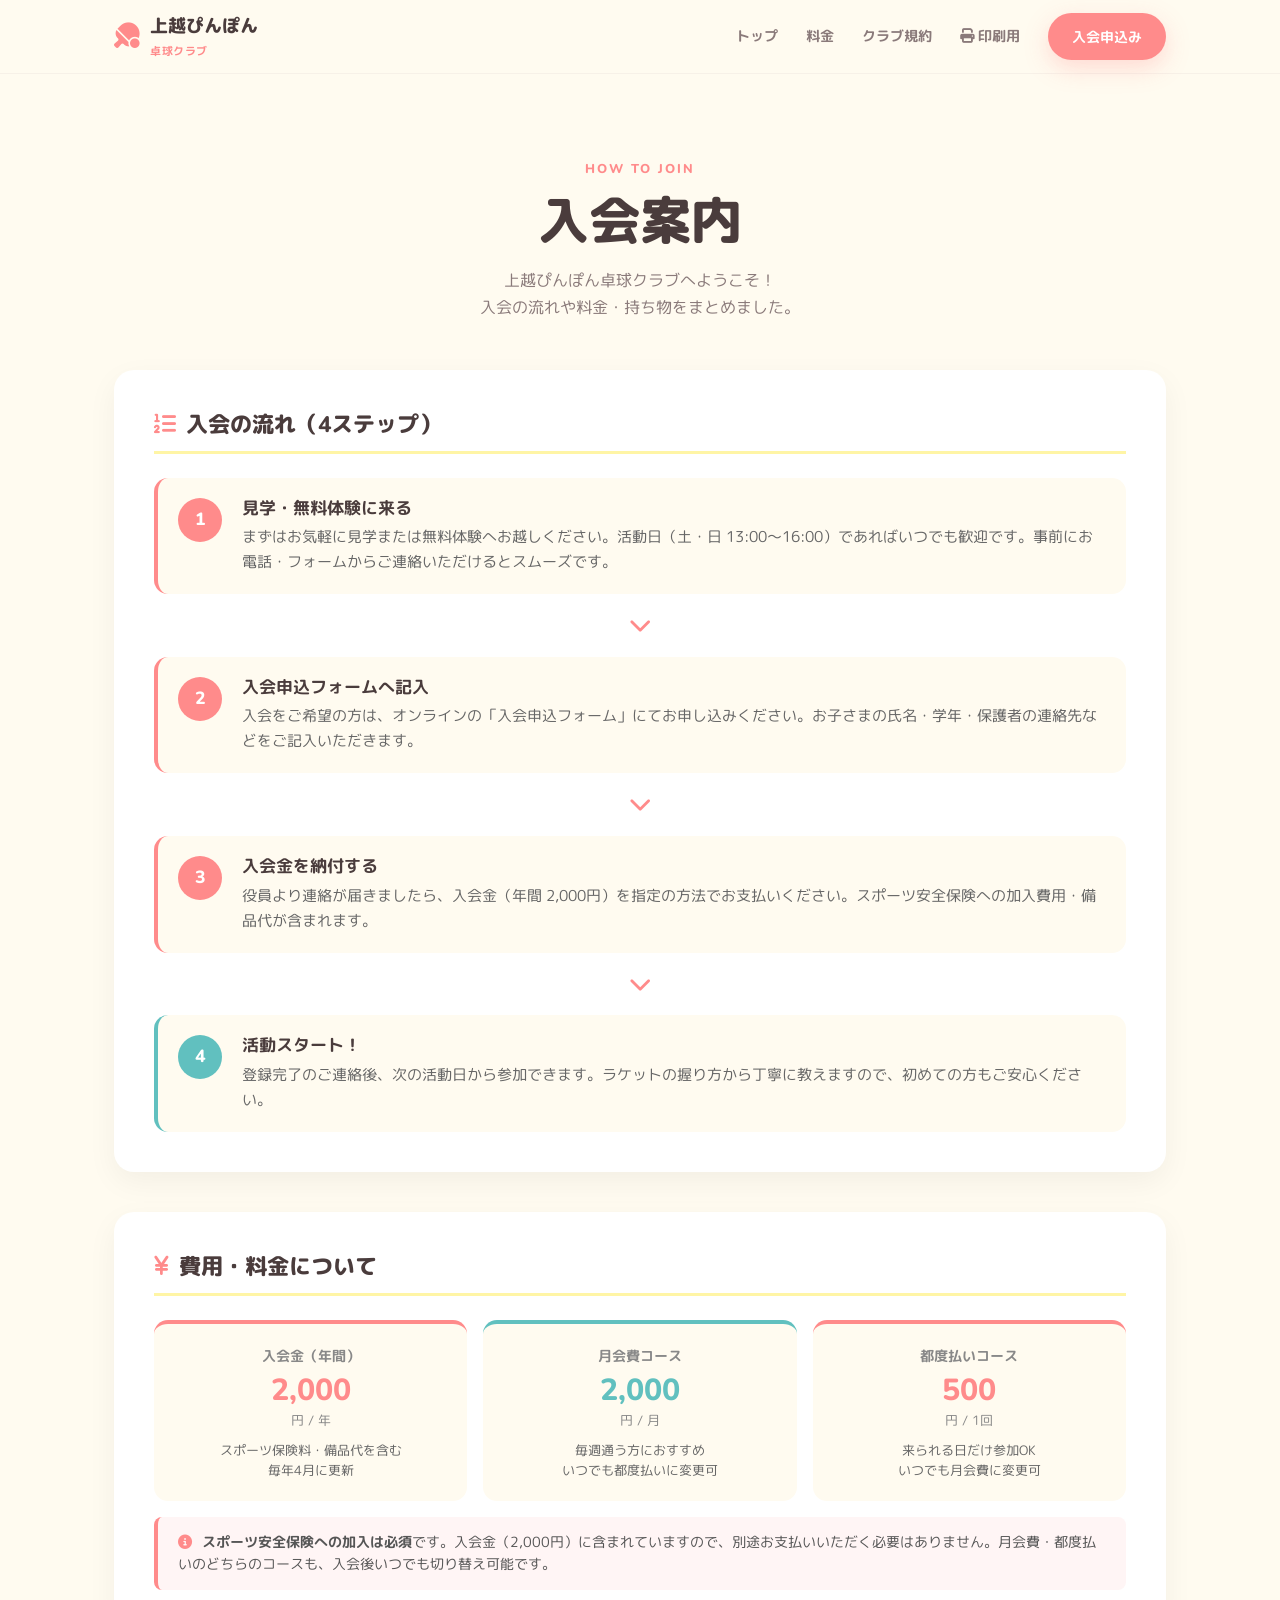
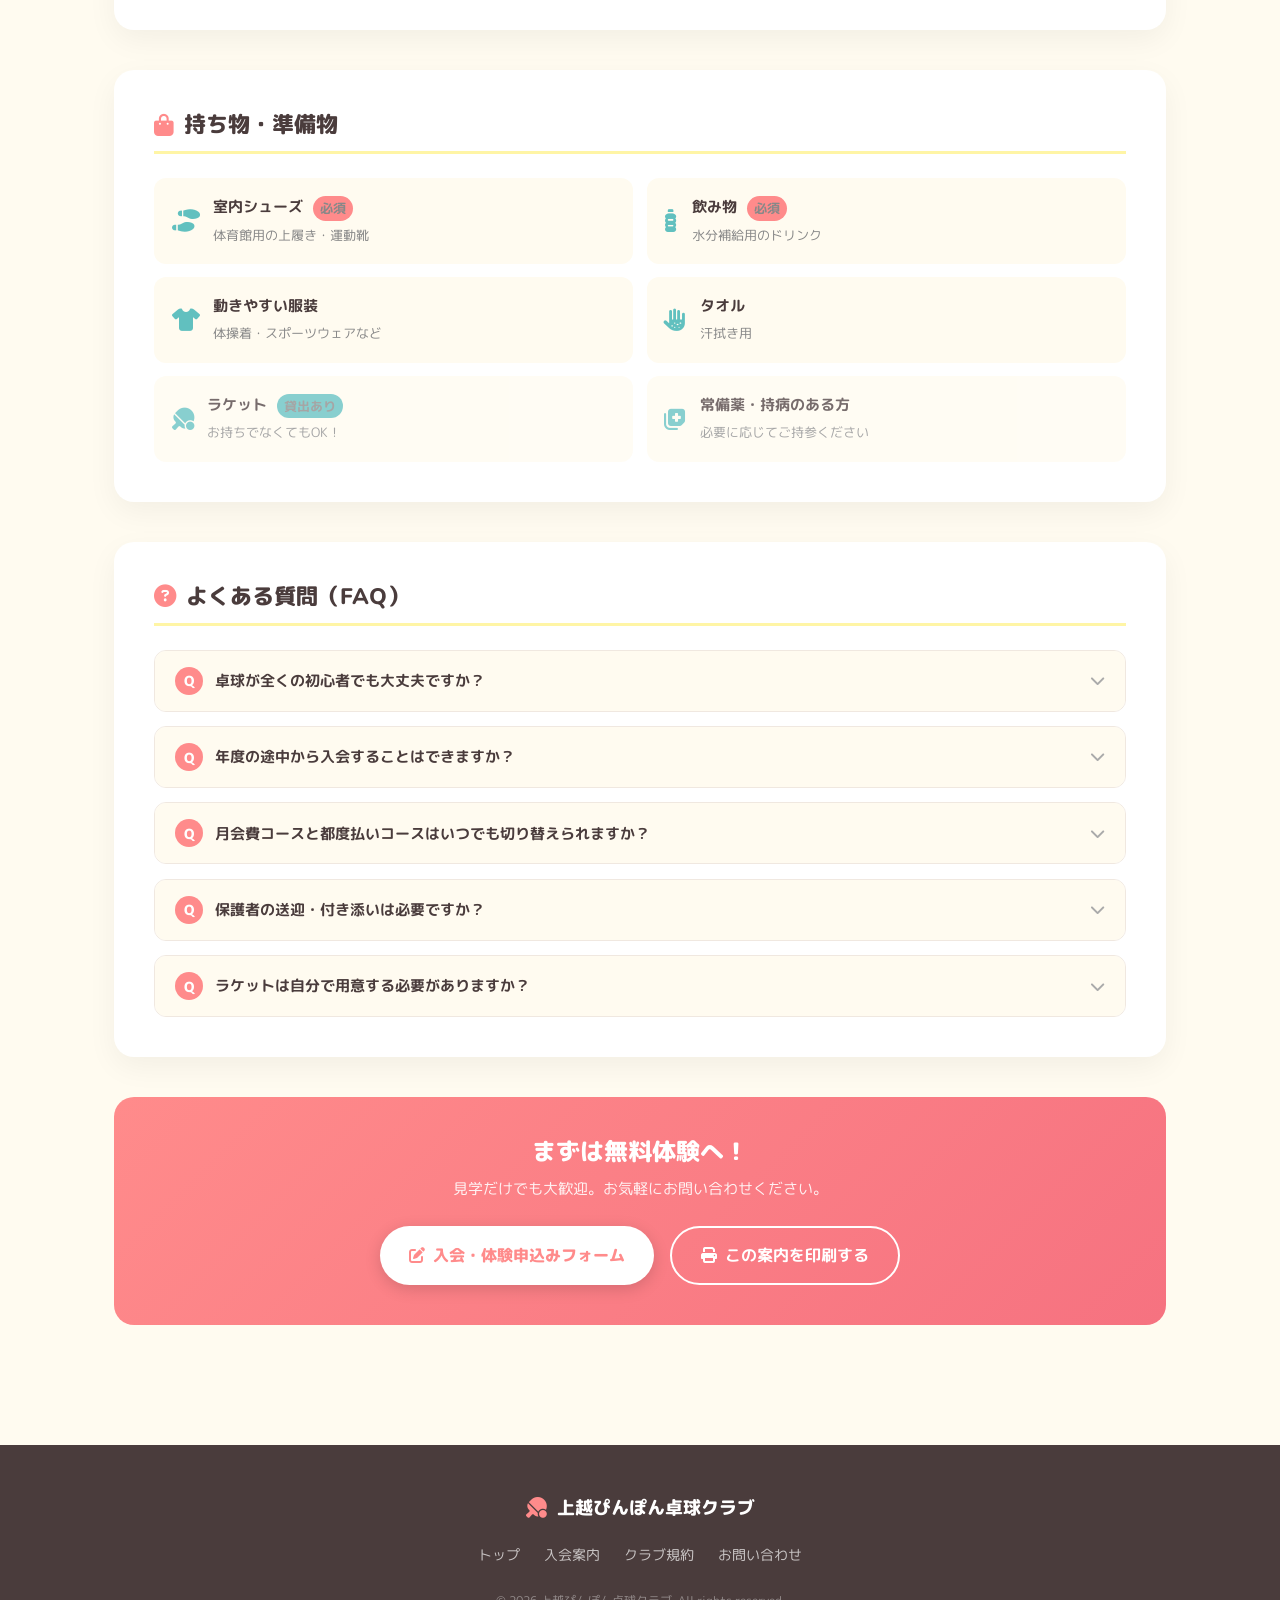
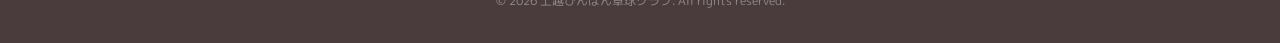
<file: nyukai.html>
<!DOCTYPE html>
<html lang="ja">

<head>
    <meta charset="UTF-8">
    <meta name="viewport" content="width=device-width, initial-scale=1.0">
    <title>入会案内 | 上越ぴんぽん卓球クラブ</title>
    <meta name="description" content="上越ぴんぽん卓球クラブの入会案内。入会手順・料金・持ち物・よくある質問をまとめています。">
    <link rel="stylesheet" href="style.css">
    <link rel="stylesheet" href="responsive.css">
    <link rel="preconnect" href="https://fonts.googleapis.com">
    <link rel="preconnect" href="https://fonts.gstatic.com" crossorigin>
    <link
        href="https://fonts.googleapis.com/css2?family=M+PLUS+Rounded+1c:wght@300;400;700;800&family=Nunito:wght@700;800&display=swap"
        rel="stylesheet">
    <link rel="stylesheet" href="https://cdnjs.cloudflare.com/ajax/libs/font-awesome/6.4.0/css/all.min.css">
    <style>
        /* ページ固有スタイル */
        .nyukai-section {
            background: white;
            border-radius: 20px;
            box-shadow: 0 10px 30px rgba(0,0,0,0.05);
            padding: 2.5rem;
            margin-bottom: 2.5rem;
        }
        .nyukai-section h2 {
            color: var(--color-text);
            font-size: 1.4rem;
            font-weight: 800;
            display: flex;
            align-items: center;
            gap: 0.6rem;
            margin-bottom: 1.5rem;
            padding-bottom: 0.75rem;
            border-bottom: 3px solid var(--color-secondary);
        }
        .nyukai-section h2 i {
            color: var(--color-primary);
        }

        /* ステップリスト */
        .step-list {
            display: flex;
            flex-direction: column;
            gap: 1.25rem;
        }
        .step-item {
            display: flex;
            align-items: flex-start;
            gap: 1.25rem;
            padding: 1.25rem;
            background: var(--color-bg);
            border-radius: 14px;
            border-left: 4px solid var(--color-primary);
        }
        .step-number {
            flex-shrink: 0;
            width: 44px;
            height: 44px;
            background: var(--color-primary);
            color: white;
            font-family: var(--font-heading);
            font-weight: 800;
            font-size: 1.1rem;
            border-radius: 50%;
            display: flex;
            align-items: center;
            justify-content: center;
        }
        .step-body h3 {
            font-size: 1.05rem;
            font-weight: 700;
            color: var(--color-text);
            margin-bottom: 0.3rem;
        }
        .step-body p {
            font-size: 0.92rem;
            color: #666;
            line-height: 1.7;
            margin: 0;
        }
        .step-arrow {
            text-align: center;
            color: var(--color-primary);
            font-size: 1.4rem;
            line-height: 1;
        }

        /* 料金カード */
        .fee-grid {
            display: grid;
            grid-template-columns: 1fr 1fr 1fr;
            gap: 1rem;
            margin-top: 0.5rem;
        }
        .fee-card {
            background: var(--color-bg);
            border-radius: 14px;
            padding: 1.25rem;
            text-align: center;
            border-top: 4px solid var(--color-primary);
        }
        .fee-card.highlight-card {
            border-top-color: var(--color-accent-teal);
        }
        .fee-label {
            font-size: 0.85rem;
            font-weight: 700;
            color: #888;
            margin-bottom: 0.5rem;
        }
        .fee-amount {
            font-family: var(--font-heading);
            font-size: 1.9rem;
            font-weight: 800;
            color: var(--color-primary);
            line-height: 1;
        }
        .fee-amount.teal {
            color: var(--color-accent-teal);
        }
        .fee-unit {
            font-size: 0.82rem;
            color: #888;
            margin-top: 0.25rem;
        }
        .fee-note {
            font-size: 0.82rem;
            color: #666;
            margin-top: 0.6rem;
            line-height: 1.5;
        }
        .fee-initial-note {
            margin-top: 1rem;
            padding: 0.9rem 1.25rem;
            background: #fff5f5;
            border-left: 4px solid var(--color-primary);
            border-radius: 8px;
            font-size: 0.88rem;
            color: #555;
            line-height: 1.6;
        }

        /* 持ち物リスト */
        .items-grid {
            display: grid;
            grid-template-columns: 1fr 1fr;
            gap: 0.85rem;
        }
        .item-card {
            display: flex;
            align-items: center;
            gap: 0.85rem;
            padding: 1rem 1.1rem;
            background: var(--color-bg);
            border-radius: 12px;
        }
        .item-card i {
            font-size: 1.4rem;
            color: var(--color-accent-teal);
            flex-shrink: 0;
        }
        .item-card .item-text strong {
            display: block;
            font-size: 0.95rem;
            font-weight: 700;
        }
        .item-card .item-text span {
            font-size: 0.82rem;
            color: #888;
        }
        .item-card.optional {
            opacity: 0.75;
        }
        .badge-required {
            display: inline-block;
            background: var(--color-primary);
            color: white;
            font-size: 0.65rem;
            font-weight: 700;
            padding: 1px 7px;
            border-radius: 20px;
            margin-left: 6px;
            vertical-align: middle;
        }
        .badge-rental {
            display: inline-block;
            background: var(--color-accent-teal);
            color: white;
            font-size: 0.65rem;
            font-weight: 700;
            padding: 1px 7px;
            border-radius: 20px;
            margin-left: 6px;
            vertical-align: middle;
        }

        /* FAQ */
        .faq-list {
            display: flex;
            flex-direction: column;
            gap: 0.9rem;
        }
        .faq-item {
            border-radius: 12px;
            overflow: hidden;
            border: 1px solid var(--color-border);
        }
        .faq-q {
            display: flex;
            align-items: center;
            gap: 0.75rem;
            padding: 1rem 1.25rem;
            background: var(--color-bg);
            font-weight: 700;
            font-size: 0.95rem;
            cursor: pointer;
        }
        .faq-q .q-icon {
            flex-shrink: 0;
            width: 28px;
            height: 28px;
            background: var(--color-primary);
            color: white;
            font-weight: 800;
            font-size: 0.85rem;
            border-radius: 50%;
            display: flex;
            align-items: center;
            justify-content: center;
        }
        .faq-q .chevron {
            margin-left: auto;
            color: #aaa;
            transition: transform 0.3s;
        }
        .faq-item.open .faq-q .chevron {
            transform: rotate(180deg);
        }
        .faq-a {
            display: none;
            padding: 1rem 1.25rem;
            padding-left: calc(1.25rem + 28px + 0.75rem);
            font-size: 0.92rem;
            color: #555;
            line-height: 1.75;
            background: white;
            border-top: 1px solid var(--color-border);
        }
        .faq-item.open .faq-a {
            display: block;
        }

        /* CTAセクション */
        .cta-box {
            background: linear-gradient(135deg, var(--color-primary), var(--color-accent-rose));
            border-radius: 20px;
            padding: 2.5rem;
            text-align: center;
            color: white;
            margin-bottom: 2.5rem;
        }
        .cta-box h2 {
            font-size: 1.5rem;
            font-weight: 800;
            color: white;
            margin-bottom: 0.5rem;
        }
        .cta-box p {
            opacity: 0.9;
            margin-bottom: 1.5rem;
            font-size: 0.95rem;
        }
        .cta-buttons {
            display: flex;
            gap: 1rem;
            justify-content: center;
            flex-wrap: wrap;
        }
        .btn-white {
            background: white;
            color: var(--color-primary);
            font-weight: 800;
            border-radius: var(--radius-full);
            padding: 0.85rem 1.8rem;
            display: inline-flex;
            align-items: center;
            gap: 0.5rem;
            transition: var(--transition);
            box-shadow: 0 4px 16px rgba(0,0,0,0.15);
            text-decoration: none;
        }
        .btn-white:hover {
            transform: translateY(-2px);
            box-shadow: 0 8px 24px rgba(0,0,0,0.2);
        }
        .btn-ghost-white {
            background: transparent;
            color: white;
            border: 2px solid white;
            font-weight: 700;
            border-radius: var(--radius-full);
            padding: 0.85rem 1.8rem;
            display: inline-flex;
            align-items: center;
            gap: 0.5rem;
            transition: var(--transition);
            text-decoration: none;
        }
        .btn-ghost-white:hover {
            background: rgba(255,255,255,0.15);
        }

        @media (max-width: 768px) {
            .fee-grid { grid-template-columns: 1fr; }
            .items-grid { grid-template-columns: 1fr; }
            .nyukai-section { padding: 1.5rem; }
        }
    </style>
</head>

<body>
    <header class="header">
        <div class="container header-container">
            <a href="index.html" class="logo">
                <span class="logo-icon"><i class="fa-solid fa-table-tennis-paddle-ball"></i></span>
                <span class="logo-text">上越ぴんぽん<span class="logo-sub">卓球クラブ</span></span>
            </a>
            <nav class="nav-links" id="navLinks">
                <a href="index.html">トップ</a>
                <a href="index.html#pricing">料金</a>
                <a href="rules.html">クラブ規約</a>
                <a href="nyukai-print.html" target="_blank"><i class="fa-solid fa-print"></i> 印刷用</a>
                <a href="https://docs.google.com/forms/d/e/1FAIpQLSc_2ImWy-qFUtP0SL7zwKMkvnAmm_fpux9ys-XN0L0TLLcG7Q/viewform" class="btn btn-primary btn-sm" target="_blank">入会申込み</a>
            </nav>
            <button class="hamburger" id="hamburger" aria-label="メニュー">
                <span></span><span></span><span></span>
            </button>
        </div>
    </header>

    <main class="section section-cream">
        <div class="container">
            <div class="section-header">
                <span class="section-label">How to Join</span>
                <h1 class="section-title">入会案内</h1>
                <p class="section-subtitle">上越ぴんぽん卓球クラブへようこそ！<br>入会の流れや料金・持ち物をまとめました。</p>
            </div>

            <!-- ステップ -->
            <div class="nyukai-section fade-in">
                <h2><i class="fa-solid fa-list-ol"></i> 入会の流れ（4ステップ）</h2>
                <div class="step-list">
                    <div class="step-item">
                        <div class="step-number">1</div>
                        <div class="step-body">
                            <h3>見学・無料体験に来る</h3>
                            <p>まずはお気軽に見学または無料体験へお越しください。活動日（土・日 13:00〜16:00）であればいつでも歓迎です。事前にお電話・フォームからご連絡いただけるとスムーズです。</p>
                        </div>
                    </div>
                    <div class="step-arrow"><i class="fa-solid fa-chevron-down"></i></div>
                    <div class="step-item">
                        <div class="step-number">2</div>
                        <div class="step-body">
                            <h3>入会申込フォームへ記入</h3>
                            <p>入会をご希望の方は、オンラインの「入会申込フォーム」にてお申し込みください。お子さまの氏名・学年・保護者の連絡先などをご記入いただきます。</p>
                        </div>
                    </div>
                    <div class="step-arrow"><i class="fa-solid fa-chevron-down"></i></div>
                    <div class="step-item">
                        <div class="step-number">3</div>
                        <div class="step-body">
                            <h3>入会金を納付する</h3>
                            <p>役員より連絡が届きましたら、入会金（年間 2,000円）を指定の方法でお支払いください。スポーツ安全保険への加入費用・備品代が含まれます。</p>
                        </div>
                    </div>
                    <div class="step-arrow"><i class="fa-solid fa-chevron-down"></i></div>
                    <div class="step-item" style="border-left-color: var(--color-accent-teal);">
                        <div class="step-number" style="background: var(--color-accent-teal);">4</div>
                        <div class="step-body">
                            <h3>活動スタート！</h3>
                            <p>登録完了のご連絡後、次の活動日から参加できます。ラケットの握り方から丁寧に教えますので、初めての方もご安心ください。</p>
                        </div>
                    </div>
                </div>
            </div>

            <!-- 費用・料金 -->
            <div class="nyukai-section fade-in">
                <h2><i class="fa-solid fa-yen-sign"></i> 費用・料金について</h2>
                <div class="fee-grid">
                    <div class="fee-card">
                        <div class="fee-label">入会金（年間）</div>
                        <div class="fee-amount">2,000</div>
                        <div class="fee-unit">円 / 年</div>
                        <div class="fee-note">スポーツ保険料・備品代を含む<br>毎年4月に更新</div>
                    </div>
                    <div class="fee-card highlight-card">
                        <div class="fee-label">月会費コース</div>
                        <div class="fee-amount teal">2,000</div>
                        <div class="fee-unit">円 / 月</div>
                        <div class="fee-note">毎週通う方におすすめ<br>いつでも都度払いに変更可</div>
                    </div>
                    <div class="fee-card">
                        <div class="fee-label">都度払いコース</div>
                        <div class="fee-amount">500</div>
                        <div class="fee-unit">円 / 1回</div>
                        <div class="fee-note">来られる日だけ参加OK<br>いつでも月会費に変更可</div>
                    </div>
                </div>
                <div class="fee-initial-note">
                    <i class="fa-solid fa-circle-info" style="color: var(--color-primary); margin-right: 6px;"></i>
                    <strong>スポーツ安全保険への加入は必須</strong>です。入会金（2,000円）に含まれていますので、別途お支払いいただく必要はありません。月会費・都度払いのどちらのコースも、入会後いつでも切り替え可能です。
                </div>
            </div>

            <!-- 持ち物 -->
            <div class="nyukai-section fade-in">
                <h2><i class="fa-solid fa-bag-shopping"></i> 持ち物・準備物</h2>
                <div class="items-grid">
                    <div class="item-card">
                        <i class="fa-solid fa-shoe-prints"></i>
                        <div class="item-text">
                            <strong>室内シューズ <span class="badge-required">必須</span></strong>
                            <span>体育館用の上履き・運動靴</span>
                        </div>
                    </div>
                    <div class="item-card">
                        <i class="fa-solid fa-bottle-water"></i>
                        <div class="item-text">
                            <strong>飲み物 <span class="badge-required">必須</span></strong>
                            <span>水分補給用のドリンク</span>
                        </div>
                    </div>
                    <div class="item-card">
                        <i class="fa-solid fa-shirt"></i>
                        <div class="item-text">
                            <strong>動きやすい服装</strong>
                            <span>体操着・スポーツウェアなど</span>
                        </div>
                    </div>
                    <div class="item-card">
                        <i class="fa-solid fa-hand-dots"></i>
                        <div class="item-text">
                            <strong>タオル</strong>
                            <span>汗拭き用</span>
                        </div>
                    </div>
                    <div class="item-card optional">
                        <i class="fa-solid fa-table-tennis-paddle-ball"></i>
                        <div class="item-text">
                            <strong>ラケット <span class="badge-rental">貸出あり</span></strong>
                            <span>お持ちでなくてもOK！</span>
                        </div>
                    </div>
                    <div class="item-card optional">
                        <i class="fa-solid fa-notes-medical"></i>
                        <div class="item-text">
                            <strong>常備薬・持病のある方</strong>
                            <span>必要に応じてご持参ください</span>
                        </div>
                    </div>
                </div>
            </div>

            <!-- FAQ -->
            <div class="nyukai-section fade-in">
                <h2><i class="fa-solid fa-circle-question"></i> よくある質問（FAQ）</h2>
                <div class="faq-list">
                    <div class="faq-item">
                        <div class="faq-q">
                            <span class="q-icon">Q</span>
                            <span>卓球が全くの初心者でも大丈夫ですか？</span>
                            <i class="fa-solid fa-chevron-down chevron"></i>
                        </div>
                        <div class="faq-a">
                            もちろん大歓迎です！ラケットの持ち方・打ち方から丁寧に教えます。クラブに入るメンバーのほとんどが初心者スタートです。焦らず自分のペースで上達できる環境を用意しています。
                        </div>
                    </div>
                    <div class="faq-item">
                        <div class="faq-q">
                            <span class="q-icon">Q</span>
                            <span>年度の途中から入会することはできますか？</span>
                            <i class="fa-solid fa-chevron-down chevron"></i>
                        </div>
                        <div class="faq-a">
                            はい、随時入会を受け付けています。途中から入会された場合も、入会金（スポーツ保険含む）は年間2,000円の固定となります。
                        </div>
                    </div>
                    <div class="faq-item">
                        <div class="faq-q">
                            <span class="q-icon">Q</span>
                            <span>月会費コースと都度払いコースはいつでも切り替えられますか？</span>
                            <i class="fa-solid fa-chevron-down chevron"></i>
                        </div>
                        <div class="faq-a">
                            はい、いつでも変更できます。「部活が忙しい時期は都度払いにしたい」「夏休みは毎週行きたいから月会費に切り替えたい」など、ご家庭のペースに合わせてご利用ください。
                        </div>
                    </div>
                    <div class="faq-item">
                        <div class="faq-q">
                            <span class="q-icon">Q</span>
                            <span>保護者の送迎・付き添いは必要ですか？</span>
                            <i class="fa-solid fa-chevron-down chevron"></i>
                        </div>
                        <div class="faq-a">
                            小中学生以下のお子さまは、原則として保護者の送迎をお願いしています。活動中の付き添いは必須ではありませんが、見学・応援は歓迎です。保護者の方が一緒に卓球を楽しんでいただくことも可能です。
                        </div>
                    </div>
                    <div class="faq-item">
                        <div class="faq-q">
                            <span class="q-icon">Q</span>
                            <span>ラケットは自分で用意する必要がありますか？</span>
                            <i class="fa-solid fa-chevron-down chevron"></i>
                        </div>
                        <div class="faq-a">
                            最初はラケットの貸し出しがありますので、ご自身で購入する必要はありません。続けるうちに自分のラケットが欲しくなったら、コーチに相談しながら選んでいただけます。
                        </div>
                    </div>
                </div>
            </div>

            <!-- CTA -->
            <div class="cta-box fade-in">
                <h2>まずは無料体験へ！</h2>
                <p>見学だけでも大歓迎。お気軽にお問い合わせください。</p>
                <div class="cta-buttons">
                    <a href="https://docs.google.com/forms/d/e/1FAIpQLSc_2ImWy-qFUtP0SL7zwKMkvnAmm_fpux9ys-XN0L0TLLcG7Q/viewform" class="btn-white" target="_blank">
                        <i class="fa-solid fa-pen-to-square"></i> 入会・体験申込みフォーム
                    </a>
                    <a href="nyukai-print.html" class="btn-ghost-white" target="_blank">
                        <i class="fa-solid fa-print"></i> この案内を印刷する
                    </a>
                </div>
            </div>

        </div>
    </main>

    <footer class="footer">
        <div class="container footer-container">
            <div class="footer-logo">
                <i class="fa-solid fa-table-tennis-paddle-ball"></i>
                <span>上越ぴんぽん卓球クラブ</span>
            </div>
            <div class="footer-links">
                <a href="index.html">トップ</a>
                <a href="nyukai.html">入会案内</a>
                <a href="rules.html">クラブ規約</a>
                <a href="index.html#contact">お問い合わせ</a>
            </div>
            <p class="footer-copy" style="margin-top: 1.5rem;">&copy; 2026 上越ぴんぽん卓球クラブ. All rights reserved.</p>
        </div>
    </footer>

    <script>
        // スクロールフェードイン
        document.addEventListener("DOMContentLoaded", () => {
            const observer = new IntersectionObserver((entries) => {
                entries.forEach((entry) => {
                    if (entry.isIntersecting) entry.target.classList.add("visible");
                });
            }, { threshold: 0.1 });
            document.querySelectorAll('.fade-in').forEach((el) => observer.observe(el));

            // ハンバーガーメニュー
            const hamburger = document.getElementById('hamburger');
            const navLinks = document.getElementById('navLinks');
            hamburger.addEventListener('click', () => {
                hamburger.classList.toggle('active');
                navLinks.classList.toggle('open');
            });

            // FAQ アコーディオン
            document.querySelectorAll('.faq-item').forEach(item => {
                item.querySelector('.faq-q').addEventListener('click', () => {
                    item.classList.toggle('open');
                });
            });
        });
    </script>
</body>

</html>
</file>
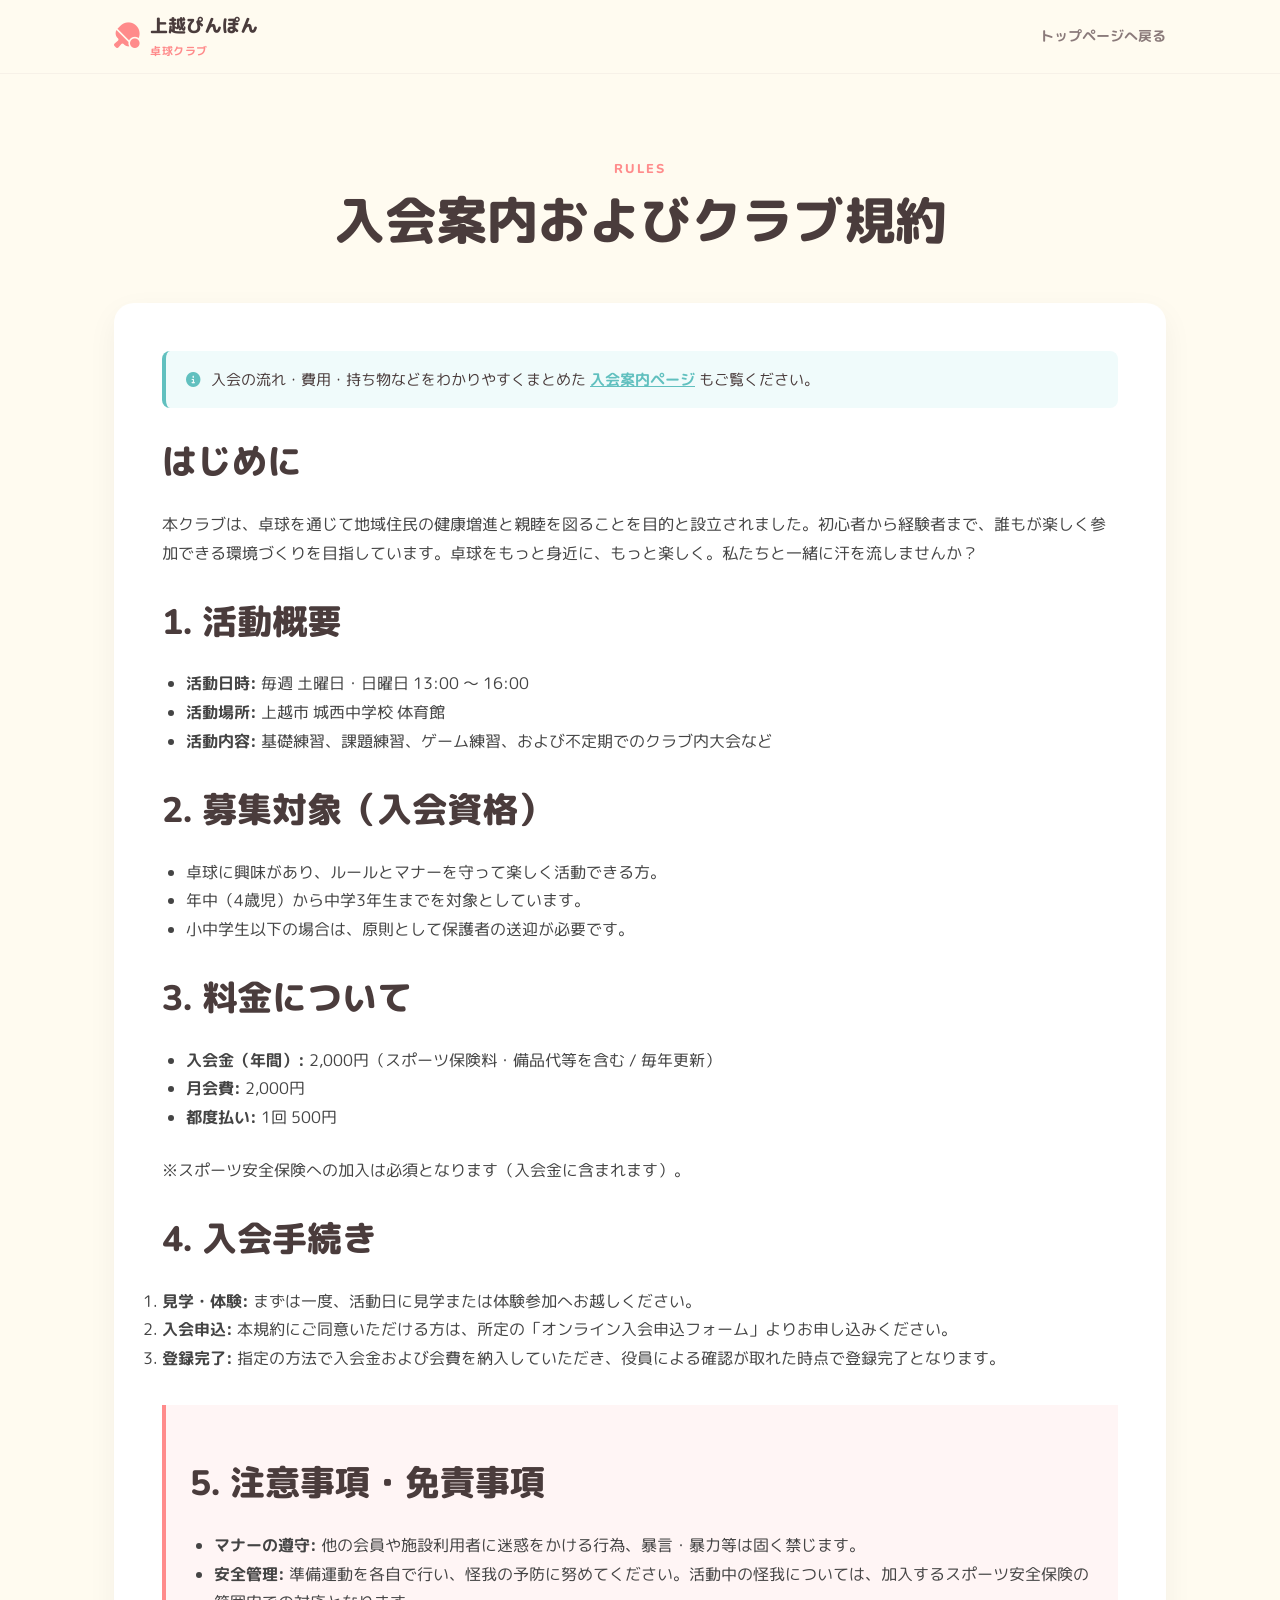
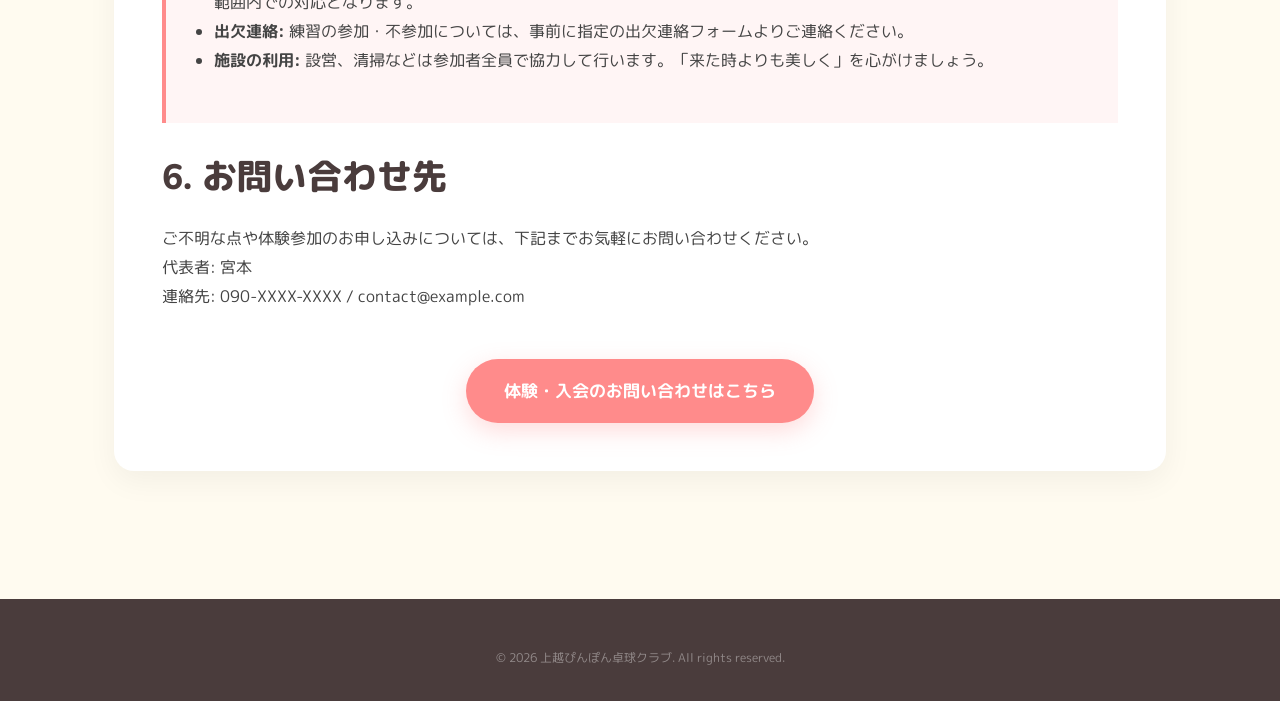
<file: rules.html>
<!DOCTYPE html>
<html lang="ja">

<head>
    <meta charset="UTF-8">
    <meta name="viewport" content="width=device-width, initial-scale=1.0">
    <title>クラブ規約 | 上越ぴんぽん卓球クラブ</title>
    <link rel="stylesheet" href="style.css">
    <link rel="stylesheet" href="responsive.css">
    <link rel="preconnect" href="https://fonts.googleapis.com">
    <link rel="preconnect" href="https://fonts.gstatic.com" crossorigin>
    <link
        href="https://fonts.googleapis.com/css2?family=M+PLUS+Rounded+1c:wght@300;400;700;800&family=Nunito:wght@700;800&display=swap"
        rel="stylesheet">
    <link rel="stylesheet" href="https://cdnjs.cloudflare.com/ajax/libs/font-awesome/6.4.0/css/all.min.css">
    <style>
        .rules-content {
            background: white;
            padding: 3rem;
            border-radius: 20px;
            box-shadow: 0 10px 30px rgba(0,0,0,0.05);
            margin-bottom: 3rem;
        }
        .rules-content h2 {
            color: var(--primary-color);
            border-bottom: 2px solid var(--secondary-color);
            padding-bottom: 0.5rem;
            margin-top: 2rem;
            margin-bottom: 1rem;
        }
        .rules-content p, .rules-content li {
            line-height: 1.8;
            color: #444;
        }
        .rules-content ul {
            padding-left: 1.5rem;
            margin-bottom: 1.5rem;
        }
        .rules-content .important {
            background: #fff5f5;
            padding: 1.5rem;
            border-left: 4px solid #ff8b8b;
            margin: 2rem 0;
        }
    </style>
</head>

<body>
    <header class="header">
        <div class="container header-container">
            <a href="index.html" class="logo">
                <span class="logo-icon"><i class="fa-solid fa-table-tennis-paddle-ball"></i></span>
                <span class="logo-text">上越ぴんぽん<span class="logo-sub">卓球クラブ</span></span>
            </a>
            <nav class="nav-links">
                <a href="index.html">トップページへ戻る</a>
            </nav>
        </div>
    </header>

    <main class="section section-cream">
        <div class="container">
            <div class="section-header">
                <span class="section-label">Rules</span>
                <h1 class="section-title">入会案内およびクラブ規約</h1>
            </div>

            <div class="rules-content">
                <div style="background: #f0fbfb; border-left: 4px solid #61C0BF; padding: 1rem 1.25rem; border-radius: 8px; margin-bottom: 2rem; font-size: 0.92rem;">
                    <i class="fa-solid fa-circle-info" style="color: #61C0BF; margin-right: 6px;"></i>
                    入会の流れ・費用・持ち物などをわかりやすくまとめた <a href="nyukai.html" style="color: #61C0BF; font-weight: 700; text-decoration: underline;">入会案内ページ</a> もご覧ください。
                </div>
                <h2>はじめに</h2>
                <p>本クラブは、卓球を通じて地域住民の健康増進と親睦を図ることを目的と設立されました。初心者から経験者まで、誰もが楽しく参加できる環境づくりを目指しています。卓球をもっと身近に、もっと楽しく。私たちと一緒に汗を流しませんか？</p>

                <h2>1. 活動概要</h2>
                <ul>
                    <li><strong>活動日時:</strong> 毎週 土曜日・日曜日 13:00 〜 16:00</li>
                    <li><strong>活動場所:</strong> 上越市 城西中学校 体育館</li>
                    <li><strong>活動内容:</strong> 基礎練習、課題練習、ゲーム練習、および不定期でのクラブ内大会など</li>
                </ul>

                <h2>2. 募集対象（入会資格）</h2>
                <ul>
                    <li>卓球に興味があり、ルールとマナーを守って楽しく活動できる方。</li>
                    <li>年中（4歳児）から中学3年生までを対象としています。</li>
                    <li>小中学生以下の場合は、原則として保護者の送迎が必要です。</li>
                </ul>

                <h2>3. 料金について</h2>
                <ul>
                    <li><strong>入会金（年間）:</strong> 2,000円（スポーツ保険料・備品代等を含む / 毎年更新）</li>
                    <li><strong>月会費:</strong> 2,000円</li>
                    <li><strong>都度払い:</strong> 1回 500円</li>
                </ul>
                <p>※スポーツ安全保険への加入は必須となります（入会金に含まれます）。</p>

                <h2>4. 入会手続き</h2>
                <ol>
                    <li><strong>見学・体験:</strong> まずは一度、活動日に見学または体験参加へお越しください。</li>
                    <li><strong>入会申込:</strong> 本規約にご同意いただける方は、所定の「オンライン入会申込フォーム」よりお申し込みください。</li>
                    <li><strong>登録完了:</strong> 指定の方法で入会金および会費を納入していただき、役員による確認が取れた時点で登録完了となります。</li>
                </ol>

                <div class="important">
                    <h2>5. 注意事項・免責事項</h2>
                    <ul>
                        <li><strong>マナーの遵守:</strong> 他の会員や施設利用者に迷惑をかける行為、暴言・暴力等は固く禁じます。</li>
                        <li><strong>安全管理:</strong> 準備運動を各自で行い、怪我の予防に努めてください。活動中の怪我については、加入するスポーツ安全保険の範囲内での対応となります。</li>
                        <li><strong>出欠連絡:</strong> 練習の参加・不参加については、事前に指定の出欠連絡フォームよりご連絡ください。</li>
                        <li><strong>施設の利用:</strong> 設営、清掃などは参加者全員で協力して行います。「来た時よりも美しく」を心がけましょう。</li>
                    </ul>
                </div>

                <h2>6. お問い合わせ先</h2>
                <p>ご不明な点や体験参加のお申し込みについては、下記までお気軽にお問い合わせください。</p>
                <p>代表者: 宮本<br>
                連絡先: 090-XXXX-XXXX / contact@example.com</p>
                
                <div style="text-align: center; margin-top: 3rem;">
                    <a href="index.html#contact" class="btn btn-primary btn-lg">体験・入会のお問い合わせはこちら</a>
                </div>
            </div>
        </div>
    </main>

    <footer class="footer">
        <div class="container footer-container">
            <p class="footer-copy">&copy; 2026 上越ぴんぽん卓球クラブ. All rights reserved.</p>
        </div>
    </footer>
</body>

</html>
</file>
<file: style.css>
/* === 上越ぴんぽん卓球クラブ - メインスタイルシート === */

/* カラーパレット (案4: ウォーム・アットホーム / イエロー系) */
:root {
    --color-primary: #FF8B8B;
    --color-primary-dark: #FF6B6B;
    --color-primary-light: rgba(255, 139, 139, 0.1);
    --color-secondary: #FFF5A5;
    --color-secondary-dark: #FFE066;
    --color-bg: #FFFBF0;
    --color-white: #FFFFFF;
    --color-text: #4A3C3C;
    --color-text-light: #8A7A7A;
    --color-border: #F0E8E0;
    --color-accent-teal: #61C0BF;
    --color-accent-peach: #F8B195;
    --color-accent-rose: #F67280;

    --font-body: 'M PLUS Rounded 1c', sans-serif;
    --font-heading: 'Nunito', 'M PLUS Rounded 1c', sans-serif;

    --shadow-sm: 0 2px 8px rgba(74, 60, 60, 0.06);
    --shadow-md: 0 8px 24px rgba(74, 60, 60, 0.08);
    --shadow-lg: 0 16px 48px rgba(74, 60, 60, 0.12);
    --shadow-primary: 0 8px 24px rgba(255, 139, 139, 0.3);

    --radius-sm: 12px;
    --radius-md: 20px;
    --radius-lg: 28px;
    --radius-full: 50px;

    --transition: 0.3s cubic-bezier(0.4, 0, 0.2, 1);
}

/* リセットとベース */
*,
*::before,
*::after {
    margin: 0;
    padding: 0;
    box-sizing: border-box;
}

html {
    scroll-behavior: smooth;
    scroll-padding-top: 80px;
}

body {
    font-family: var(--font-body);
    background-color: var(--color-bg);
    color: var(--color-text);
    line-height: 1.7;
    overflow-x: hidden;
    -webkit-font-smoothing: antialiased;
}

.container {
    max-width: 1100px;
    margin: 0 auto;
    padding: 0 24px;
}

img {
    max-width: 100%;
    height: auto;
}

a {
    color: inherit;
    text-decoration: none;
}

/* タイポグラフィ */
h1,
h2,
h3,
h4 {
    font-family: var(--font-heading);
    color: var(--color-text);
    line-height: 1.3;
}

h1 {
    font-size: clamp(2.2rem, 5vw, 3.2rem);
    font-weight: 800;
}

h2 {
    font-size: clamp(1.6rem, 3vw, 2.2rem);
    font-weight: 800;
}

h3 {
    font-size: 1.15rem;
    font-weight: 700;
}

.highlight {
    color: var(--color-primary);
}

.text-accent {
    color: var(--color-primary);
    font-weight: 700;
}

/* ===================== ボタン ===================== */
.btn {
    display: inline-flex;
    align-items: center;
    justify-content: center;
    gap: 10px;
    padding: 14px 32px;
    border-radius: var(--radius-full);
    font-family: var(--font-body);
    font-weight: 700;
    font-size: 0.95rem;
    border: 2px solid transparent;
    cursor: pointer;
    transition: var(--transition);
    text-decoration: none;
}

.btn-primary {
    background: var(--color-primary);
    color: var(--color-white);
    box-shadow: var(--shadow-primary);
}

.btn-primary:hover {
    background: var(--color-primary-dark);
    transform: translateY(-3px);
    box-shadow: 0 12px 32px rgba(255, 107, 107, 0.4);
}

.btn-outline {
    background: transparent;
    color: var(--color-text);
    border-color: var(--color-border);
}

.btn-outline:hover {
    border-color: var(--color-primary);
    color: var(--color-primary);
    transform: translateY(-2px);
}

.btn-white {
    background: var(--color-white);
    color: var(--color-text);
    box-shadow: var(--shadow-md);
}

.btn-white:hover {
    transform: translateY(-3px);
    box-shadow: var(--shadow-lg);
}

.btn-instagram {
    background: linear-gradient(45deg, #f09433, #e6683c, #dc2743, #cc2366, #bc1888);
    color: white;
    box-shadow: 0 8px 24px rgba(225, 48, 108, 0.3);
}

.btn-instagram:hover {
    transform: translateY(-3px);
    box-shadow: 0 12px 32px rgba(225, 48, 108, 0.4);
}

.btn-sm {
    padding: 10px 22px;
    font-size: 0.85rem;
}

.btn-lg {
    padding: 16px 36px;
    font-size: 1.05rem;
}

.btn-block {
    width: 100%;
}

/* ===================== ヘッダー ===================== */
.header {
    background: rgba(255, 251, 240, 0.92);
    backdrop-filter: blur(16px);
    -webkit-backdrop-filter: blur(16px);
    position: sticky;
    top: 0;
    z-index: 1000;
    padding: 12px 0;
    border-bottom: 1px solid rgba(240, 232, 224, 0.5);
}

.header-container {
    display: flex;
    justify-content: space-between;
    align-items: center;
}

.logo {
    display: flex;
    align-items: center;
    gap: 10px;
    font-family: var(--font-heading);
    font-weight: 800;
    font-size: 1.1rem;
    text-decoration: none;
    color: var(--color-text);
}

.logo-icon {
    font-size: 1.6rem;
    color: var(--color-primary);
}

.logo-sub {
    display: block;
    font-size: 0.7rem;
    font-weight: 700;
    color: var(--color-primary);
    letter-spacing: 0.05em;
}

.nav-links {
    display: flex;
    align-items: center;
    gap: 28px;
}

.nav-links a:not(.btn) {
    font-weight: 700;
    font-size: 0.9rem;
    color: var(--color-text-light);
    transition: var(--transition);
    position: relative;
}

.nav-links a:not(.btn)::after {
    content: '';
    position: absolute;
    bottom: -4px;
    left: 0;
    width: 0;
    height: 2px;
    background: var(--color-primary);
    transition: width var(--transition);
    border-radius: 1px;
}

.nav-links a:not(.btn):hover {
    color: var(--color-primary);
}

.nav-links a:not(.btn):hover::after {
    width: 100%;
}

/* ハンバーガーメニュー */
.hamburger {
    display: none;
    flex-direction: column;
    gap: 5px;
    background: none;
    border: none;
    cursor: pointer;
    padding: 8px;
}

.hamburger span {
    display: block;
    width: 24px;
    height: 2px;
    background: var(--color-text);
    border-radius: 2px;
    transition: var(--transition);
}

.hamburger.active span:nth-child(1) {
    transform: rotate(45deg) translate(5px, 5px);
}

.hamburger.active span:nth-child(2) {
    opacity: 0;
}

.hamburger.active span:nth-child(3) {
    transform: rotate(-45deg) translate(5px, -5px);
}

/* ===================== ヒーロー ===================== */
.hero {
    padding: 60px 0 0;
    position: relative;
    overflow: hidden;
    background: linear-gradient(135deg, var(--color-bg) 0%, #FFF8E8 50%, #FFE8E8 100%);
}

.hero-container {
    display: flex;
    align-items: center;
    justify-content: space-between;
    gap: 40px;
    position: relative;
    z-index: 2;
    padding-bottom: 80px;
}

.hero-text {
    flex: 1;
    max-width: 520px;
}

.badge {
    display: inline-flex;
    align-items: center;
    gap: 6px;
    background: var(--color-secondary);
    color: var(--color-text);
    padding: 8px 18px;
    border-radius: var(--radius-full);
    font-weight: 700;
    font-size: 0.85rem;
    margin-bottom: 24px;
    box-shadow: var(--shadow-sm);
}

.hero-desc {
    font-size: 1.1rem;
    color: var(--color-text-light);
    margin-bottom: 16px;
}

.hero-meta {
    display: flex;
    gap: 20px;
    margin-bottom: 32px;
    flex-wrap: wrap;
}

.hero-meta span {
    display: inline-flex;
    align-items: center;
    gap: 6px;
    font-weight: 700;
    font-size: 0.9rem;
    color: var(--color-text-light);
}

.hero-meta i {
    color: var(--color-primary);
}

.hero-actions {
    display: flex;
    gap: 12px;
    flex-wrap: wrap;
}

/* ヒーロー右側ビジュアル */
.hero-visual {
    flex: 1;
    position: relative;
    min-height: 350px;
    display: flex;
    align-items: center;
    justify-content: center;
}

.hero-img-wrapper {
    width: 380px;
    height: 380px;
    border-radius: 50% 50% 50% 20%;
    background: linear-gradient(135deg, var(--color-secondary) 0%, rgba(255, 139, 139, 0.2) 100%);
    display: flex;
    align-items: center;
    justify-content: center;
    overflow: hidden;
    position: relative;
}

.hero-img {
    width: 90%;
    height: 90%;
    object-fit: cover;
    border-radius: inherit;
}

/* ヒーローのフロートカード */
.floating-card {
    position: absolute;
    background: var(--color-white);
    padding: 14px 20px;
    border-radius: var(--radius-md);
    box-shadow: var(--shadow-md);
    display: flex;
    align-items: center;
    gap: 12px;
    z-index: 10;
}

.floating-card i {
    font-size: 1.4rem;
    color: var(--color-primary);
    width: 40px;
    height: 40px;
    display: flex;
    align-items: center;
    justify-content: center;
    background: var(--color-primary-light);
    border-radius: 50%;
}

.floating-card strong {
    display: block;
    font-size: 0.85rem;
}

.floating-card small {
    color: var(--color-text-light);
    font-size: 0.75rem;
}

.floating-card-1 {
    top: 20px;
    right: -10px;
    animation: floatCard 4s ease-in-out infinite;
}

.floating-card-2 {
    bottom: 40px;
    left: -10px;
    animation: floatCard 5s ease-in-out infinite reverse;
}

@keyframes floatCard {

    0%,
    100% {
        transform: translateY(0);
    }

    50% {
        transform: translateY(-12px);
    }
}

/* ヒーローの波 */
.hero-wave {
    position: absolute;
    bottom: -1px;
    left: 0;
    width: 100%;
    z-index: 1;
}

.hero-wave svg {
    display: block;
    width: 100%;
    height: auto;
}

/* ===================== セクション共通 ===================== */
.section {
    padding: 80px 0;
}

.section-white {
    background: var(--color-white);
}

.section-cream {
    background: var(--color-bg);
}

.section-header {
    text-align: center;
    margin-bottom: 48px;
}

.section-label {
    display: inline-block;
    font-family: var(--font-heading);
    font-weight: 800;
    font-size: 0.8rem;
    text-transform: uppercase;
    letter-spacing: 0.15em;
    color: var(--color-primary);
    margin-bottom: 8px;
}

.section-title {
    text-align: center;
    margin-bottom: 12px;
}

.section-subtitle {
    color: var(--color-text-light);
    font-size: 1rem;
    max-width: 500px;
    margin: 0 auto;
}

/* ===================== 特徴カード ===================== */
.feature-grid {
    display: grid;
    grid-template-columns: repeat(3, 1fr);
    gap: 24px;
}

.feature-card {
    background: var(--color-white);
    padding: 36px 28px;
    border-radius: var(--radius-md);
    text-align: center;
    box-shadow: var(--shadow-sm);
    border: 1px solid var(--color-border);
    transition: var(--transition);
}

.feature-card:hover {
    transform: translateY(-8px);
    box-shadow: var(--shadow-lg);
    border-color: transparent;
}

.feature-icon-wrap {
    width: 72px;
    height: 72px;
    border-radius: 50%;
    display: flex;
    align-items: center;
    justify-content: center;
    margin: 0 auto 20px;
    font-size: 1.8rem;
    color: var(--accent);
    background: color-mix(in srgb, var(--accent) 10%, transparent);
}

.feature-card h3 {
    margin-bottom: 10px;
}

.feature-card p {
    color: var(--color-text-light);
    font-size: 0.9rem;
}

/* ===================== ニュース ===================== */
.news-list {
    max-width: 800px;
    margin: 0 auto;
}

.news-item {
    display: flex;
    align-items: flex-start;
    gap: 16px;
    padding: 24px 0;
    border-bottom: 1px solid var(--color-border);
    transition: var(--transition);
}

.news-item:first-child {
    padding-top: 0;
}

.news-item:last-child {
    border-bottom: none;
}

.news-item:hover {
    padding-left: 8px;
}

.news-date {
    flex-shrink: 0;
    min-width: 80px;
}

.news-month {
    font-weight: 700;
    font-size: 0.85rem;
    color: var(--color-text-light);
}

.news-tag {
    flex-shrink: 0;
    padding: 3px 12px;
    border-radius: var(--radius-full);
    font-size: 0.75rem;
    font-weight: 700;
    margin-top: 2px;
}

.tag-info {
    background: var(--color-primary-light);
    color: var(--color-primary-dark);
}

.tag-event {
    background: rgba(97, 192, 191, 0.12);
    color: var(--color-accent-teal);
}

.news-content h3 {
    font-size: 1rem;
    margin-bottom: 4px;
}

.news-content p {
    font-size: 0.88rem;
    color: var(--color-text-light);
    line-height: 1.6;
}

/* ===================== 料金 ===================== */
.pricing-initial {
    text-align: center;
    background: var(--color-secondary);
    padding: 14px 24px;
    border-radius: var(--radius-full);
    font-size: 0.95rem;
    font-weight: 700;
    max-width: 500px;
    margin: 0 auto 40px;
    display: flex;
    align-items: center;
    justify-content: center;
    gap: 8px;
    flex-wrap: wrap;
}

.pricing-initial i {
    color: var(--color-primary);
}

.pricing-note {
    display: block;
    width: 100%;
    font-size: 0.78rem;
    font-weight: 400;
    color: var(--color-text-light);
    margin-top: 4px;
}

.pricing-grid {
    display: grid;
    grid-template-columns: repeat(2, 1fr);
    gap: 24px;
    max-width: 800px;
    margin: 0 auto;
}

.pricing-card {
    background: var(--color-white);
    padding: 36px;
    border-radius: var(--radius-md);
    border: 2px solid var(--color-border);
    transition: var(--transition);
    position: relative;
}

.pricing-card:hover {
    transform: translateY(-6px);
    box-shadow: var(--shadow-lg);
}

.pricing-card-recommended {
    border-color: var(--color-primary);
}

.pricing-recommend-label {
    position: absolute;
    top: -14px;
    left: 50%;
    transform: translateX(-50%);
    background: var(--color-primary);
    color: white;
    padding: 4px 20px;
    border-radius: var(--radius-full);
    font-size: 0.8rem;
    font-weight: 700;
    white-space: nowrap;
}

.pricing-card-header h3 {
    font-size: 1.3rem;
    margin-bottom: 4px;
}

.pricing-desc {
    font-size: 0.85rem;
    color: var(--color-text-light);
    margin-bottom: 16px;
}

.pricing-amount {
    margin: 20px 0;
    text-align: center;
}

.pricing-number {
    font-size: 3rem;
    font-weight: 900;
    font-family: var(--font-heading);
    color: var(--color-primary);
    line-height: 1;
}

.pricing-unit {
    font-size: 1rem;
    font-weight: 700;
    color: var(--color-text-light);
}

.pricing-card:not(.pricing-card-recommended) .pricing-number {
    color: var(--color-text);
}

.pricing-features {
    list-style: none;
    margin-bottom: 24px;
}

.pricing-features li {
    padding: 8px 0;
    font-size: 0.9rem;
    color: var(--color-text-light);
    display: flex;
    align-items: center;
    gap: 8px;
}

.pricing-features i {
    color: var(--color-accent-teal);
    font-size: 0.8rem;
}

/* ===================== 活動情報 ===================== */
.info-card {
    background: var(--color-white);
    padding: 40px;
    border-radius: var(--radius-md);
    box-shadow: var(--shadow-md);
    max-width: 700px;
    margin: 0 auto;
}

.info-row {
    display: flex;
    align-items: flex-start;
    gap: 20px;
}

.info-icon {
    width: 48px;
    height: 48px;
    border-radius: 50%;
    display: flex;
    align-items: center;
    justify-content: center;
    font-size: 1.2rem;
    flex-shrink: 0;
    color: var(--accent);
    background: color-mix(in srgb, var(--accent) 12%, transparent);
}

.info-body strong {
    display: block;
    font-size: 1.05rem;
    color: var(--color-primary);
    margin-bottom: 4px;
}

.info-body p {
    color: var(--color-text);
    font-size: 0.95rem;
}

.info-body small {
    color: var(--color-text-light);
}

.info-divider {
    border: none;
    border-top: 1px dashed var(--color-border);
    margin: 20px 0;
}

/* ===================== お問い合わせ ===================== */
.section-contact {
    background: linear-gradient(135deg, #FF8B8B 0%, #F67280 50%, #C06C84 100%);
    padding: 80px 0;
}

.contact-buttons {
    display: flex;
    gap: 16px;
    justify-content: center;
    flex-wrap: wrap;
    margin-bottom: 40px;
}

.contact-direct {
    background: rgba(255, 255, 255, 0.15);
    backdrop-filter: blur(12px);
    padding: 28px 36px;
    border-radius: var(--radius-md);
    max-width: 500px;
    margin: 0 auto;
    text-align: center;
}

.contact-direct h3 {
    color: white;
    font-size: 1rem;
    margin-bottom: 12px;
}

.contact-items p {
    color: rgba(255, 255, 255, 0.9);
    margin-bottom: 8px;
    font-size: 0.95rem;
}

.contact-items i {
    margin-right: 8px;
    width: 18px;
    text-align: center;
}

.contact-items a {
    color: white;
    font-weight: 700;
    text-decoration: underline;
    text-underline-offset: 3px;
}

.contact-items small {
    color: rgba(255, 255, 255, 0.7);
    margin-left: 4px;
}

/* ===================== フッター ===================== */
.footer {
    background: var(--color-text);
    color: rgba(255, 255, 255, 0.7);
    padding: 48px 0 32px;
}

.footer-container {
    text-align: center;
}

.footer-logo {
    display: flex;
    align-items: center;
    justify-content: center;
    gap: 10px;
    font-weight: 800;
    font-size: 1.1rem;
    color: white;
    margin-bottom: 20px;
}

.footer-logo i {
    color: var(--color-primary);
    font-size: 1.3rem;
}

.footer-links {
    display: flex;
    gap: 24px;
    justify-content: center;
    flex-wrap: wrap;
    margin-bottom: 24px;
}

.footer-links a {
    font-size: 0.85rem;
    transition: var(--transition);
}

.footer-links a:hover {
    color: white;
}

.footer-copy {
    font-size: 0.78rem;
    color: rgba(255, 255, 255, 0.4);
}

/* ===================== アニメーション ===================== */
.fade-in {
    opacity: 0;
    transform: translateY(24px);
    transition: opacity 0.7s ease-out, transform 0.7s ease-out;
}

.fade-in.visible {
    opacity: 1;
    transform: translateY(0);
}

/* フィーチャーカードの段差アニメーション */
.feature-card.fade-in:nth-child(2) {
    transition-delay: 0.1s;
}

.feature-card.fade-in:nth-child(3) {
    transition-delay: 0.2s;
}

/* ニュースアイテムの段差アニメーション */
.news-item.fade-in:nth-child(2) {
    transition-delay: 0.1s;
}

.news-item.fade-in:nth-child(3) {
    transition-delay: 0.2s;
}

/* ===================== レスポンシブ ===================== */
@media (max-width: 768px) {
    .nav-links {
        display: none;
        position: absolute;
        top: 100%;
        left: 0;
        right: 0;
        background: var(--color-white);
        flex-direction: column;
        padding: 24px;
        gap: 16px;
        box-shadow: var(--shadow-lg);
        border-radius: 0 0 var(--radius-md) var(--radius-md);
    }

    .nav-links.open {
        display: flex;
    }

    .hamburger {
        display: flex;
    }

    .hero-container {
        flex-direction: column-reverse;
        text-align: center;
        padding-bottom: 40px;
    }

    .hero-text {
        max-width: 100%;
    }

    .hero-meta {
        justify-content: center;
    }

    .hero-actions {
        justify-content: center;
    }

    .hero-visual {
        min-height: 250px;
    }

    .hero-img-wrapper {
        width: 260px;
        height: 260px;
    }

    .floating-card {
        display: none;
    }

    .feature-grid {
        grid-template-columns: 1fr;
    }

    .pricing-grid {
        grid-template-columns: 1fr;
    }

    .news-item {
        flex-direction: column;
        gap: 8px;
    }

    .news-date {
        min-width: auto;
    }

    .info-card {
        padding: 24px;
    }

    .contact-direct {
        padding: 20px;
    }

    .section {
        padding: 60px 0;
    }
}

@media (max-width: 480px) {
    .container {
        padding: 0 16px;
    }

    .btn-lg {
        padding: 14px 28px;
        font-size: 0.95rem;
    }

    .hero {
        padding: 40px 0 0;
    }
}
</file>
<file: responsive.css>
/* 追加のレスポンシブ調整 */

/* タブレット表示 */
@media (min-width: 769px) and (max-width: 1024px) {
    .hero-img-wrapper {
        width: 300px;
        height: 300px;
    }

    .floating-card-1 {
        right: -20px;
    }

    .floating-card-2 {
        left: -20px;
    }
}

/* 印刷用 */
@media print {

    .header,
    .hero-wave,
    .floating-card,
    .btn,
    .hamburger,
    .footer-links {
        display: none !important;
    }

    .section-contact {
        background: #eee !important;
        color: #333 !important;
    }

    .section-contact * {
        color: #333 !important;
    }

    body {
        background: white;
    }
}
</file>
